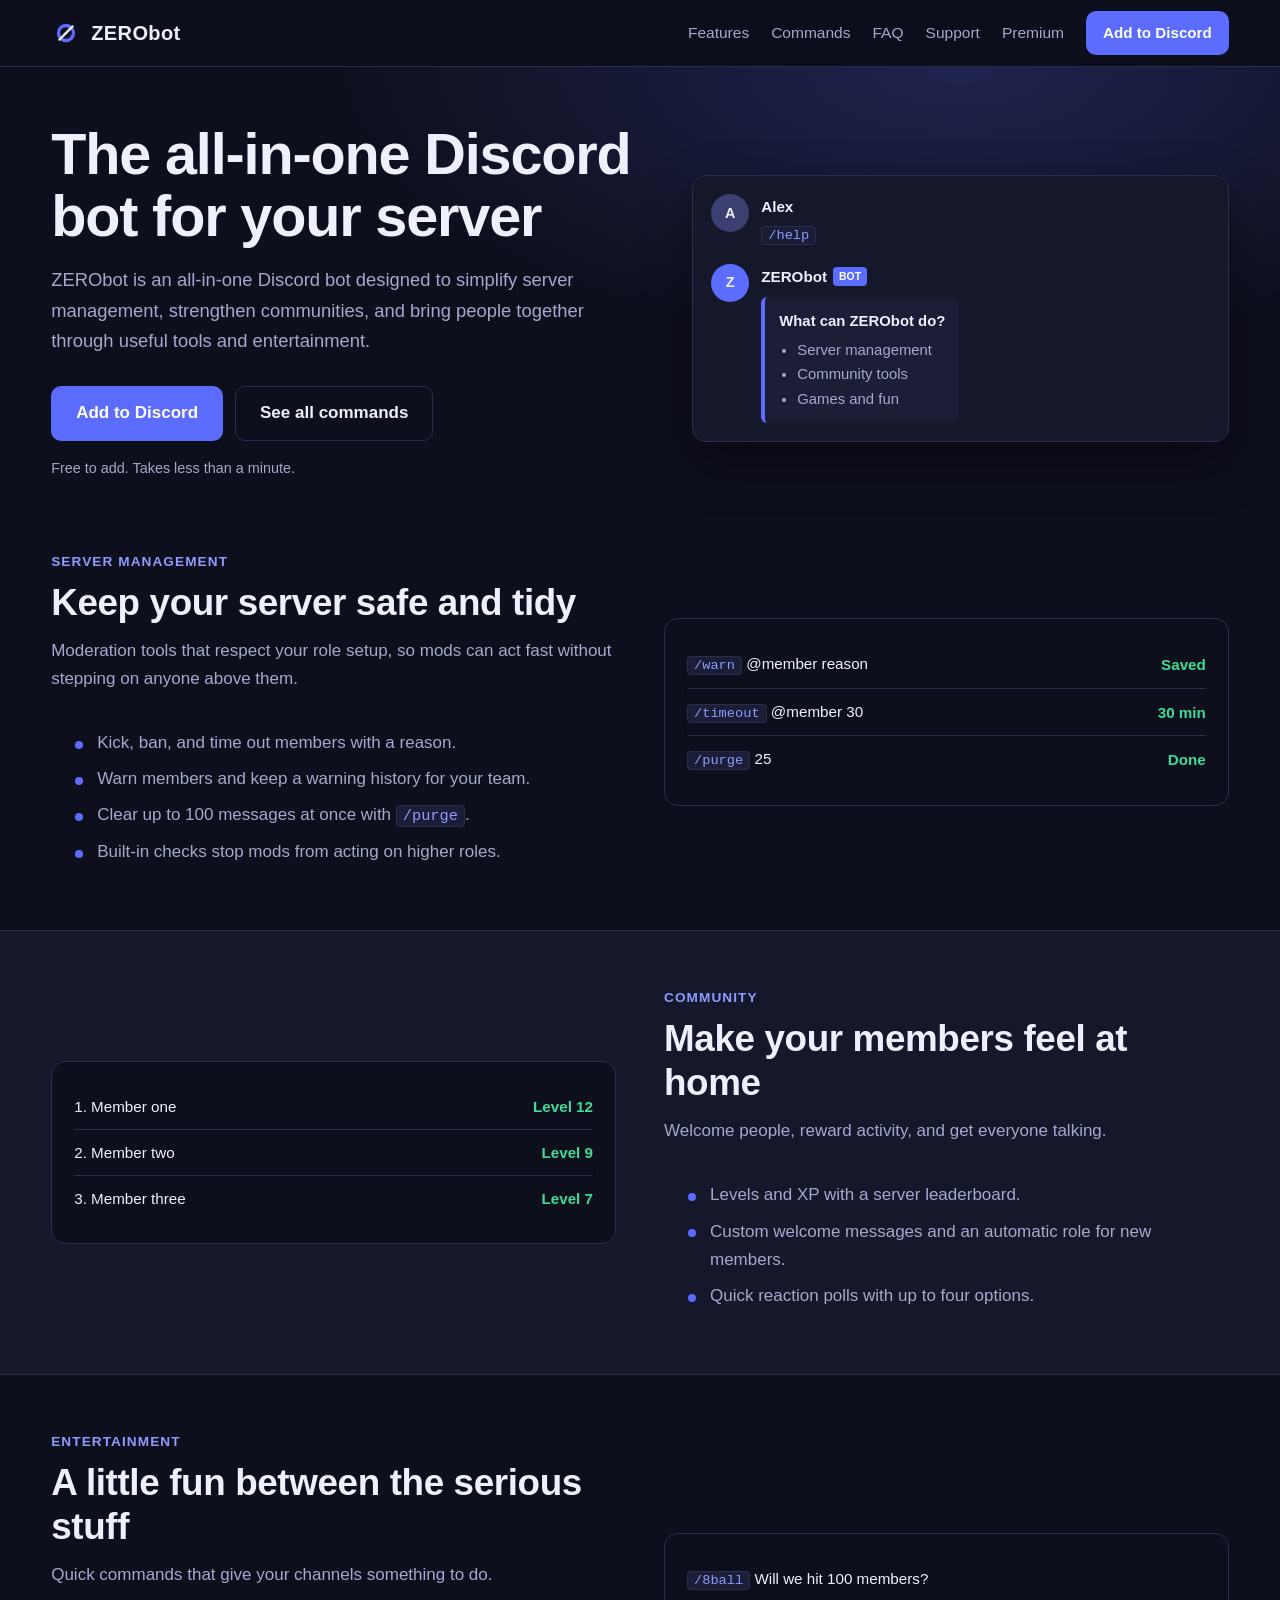
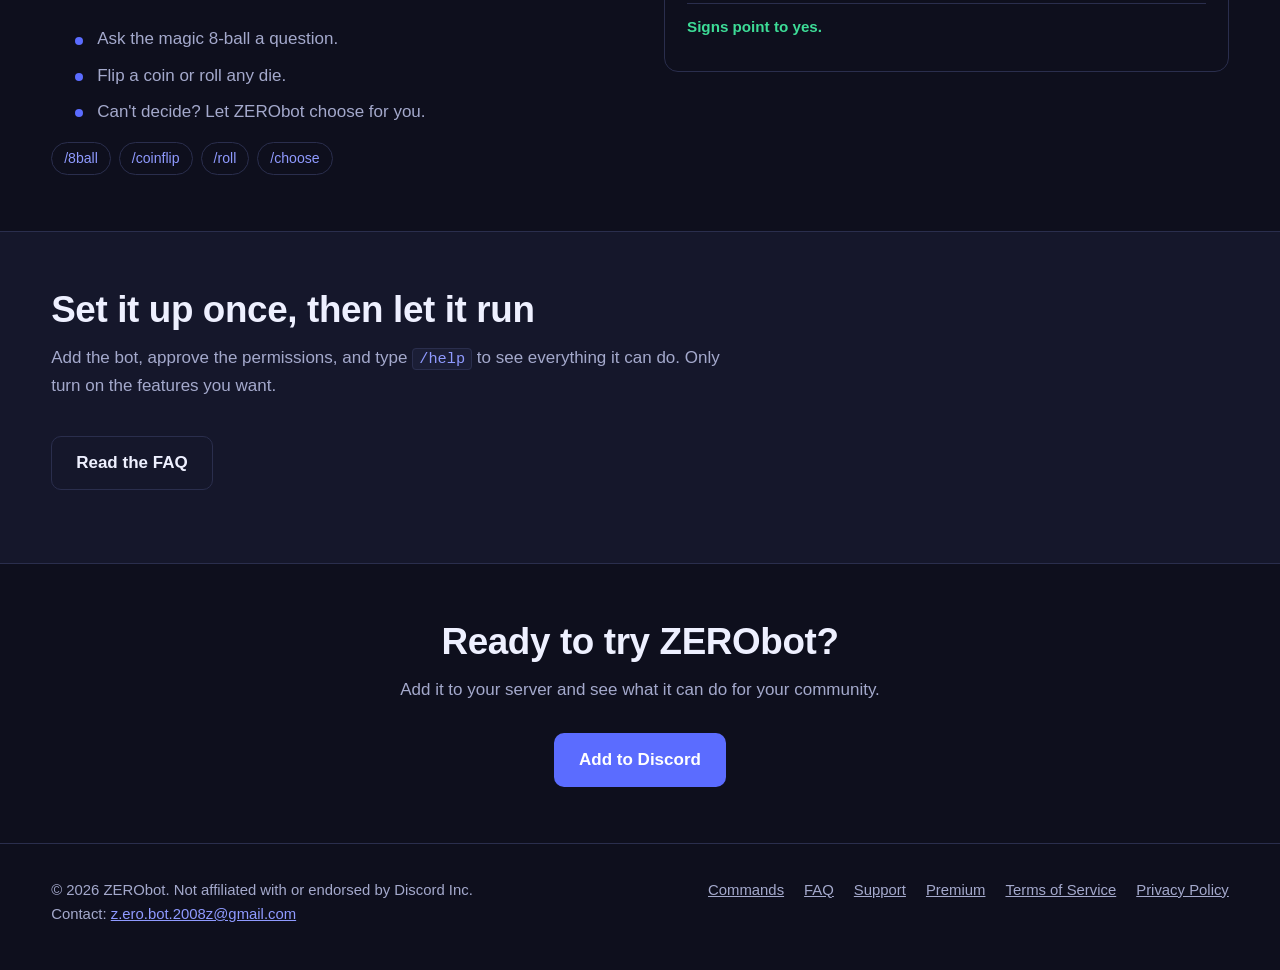
<file: index.html>
<!DOCTYPE html>
<html lang="en">
<head>
  <meta charset="utf-8">
  <meta name="viewport" content="width=device-width, initial-scale=1">
  <title>ZERObot – The all-in-one Discord bot</title>
  <meta name="description" content="ZERObot is an all-in-one Discord bot designed to simplify server management, strengthen communities, and bring people together through useful tools and entertainment.">
  <link rel="icon" type="image/svg+xml" href="favicon.svg">
  <link rel="icon" type="image/png" sizes="32x32" href="favicon-32.png">
  <link rel="apple-touch-icon" href="apple-touch-icon.png">
  <link rel="stylesheet" href="home.css">
</head>
<body>

  <div class="topbar">
    <div class="wrap">
      <a class="logo" href="index.html"><img class="logo-mark" src="favicon.svg" alt="" width="30" height="30">ZERObot</a>
      <nav>
        <a href="index.html#features">Features</a>
        <a href="commands.html">Commands</a>
        <a href="faq.html">FAQ</a>
        <a href="support.html">Support</a>
        <a href="premium.html">Premium</a>
        <a class="btn small" href="invite.html">Add to Discord</a>
      </nav>
    </div>
  </div>

  <main>
    <div class="hero">
      <div class="wrap">
        <div>
          <h1>The all-in-one Discord bot for your server</h1>
          <p class="lead">ZERObot is an all-in-one Discord bot designed to simplify server management, strengthen communities, and bring people together through useful tools and entertainment.</p>
          <div class="actions">
            <a class="btn" href="invite.html">Add to Discord</a>
            <a class="btn ghost" href="commands.html">See all commands</a>
          </div>
          <p class="note">Free to add. Takes less than a minute.</p>
        </div>

        <div class="chat" aria-label="Example of ZERObot in a Discord channel">
          <div class="msg">
            <div class="avatar">A</div>
            <div>
              <div class="who">Alex</div>
              <p class="said"><code>/help</code></p>
            </div>
          </div>
          <div class="msg">
            <div class="avatar bot">Z</div>
            <div>
              <div class="who">ZERObot<span class="tag">BOT</span></div>
              <div class="embed">
                <strong>What can ZERObot do?</strong>
                <ul>
                  <li>Server management</li>
                  <li>Community tools</li>
                  <li>Games and fun</li>
                </ul>
              </div>
            </div>
          </div>
        </div>
      </div>
    </div>

    <section id="features">
      <div class="wrap split">
        <div>
          <p class="eyebrow">Server management</p>
          <h2>Keep your server safe and tidy</h2>
          <p class="sub">Moderation tools that respect your role setup, so mods can act fast without stepping on anyone above them.</p>
          <ul class="feature-list">
            <li>Kick, ban, and time out members with a reason.</li>
            <li>Warn members and keep a warning history for your team.</li>
            <li>Clear up to 100 messages at once with <code>/purge</code>.</li>
            <li>Built-in checks stop mods from acting on higher roles.</li>
          </ul>
        </div>
        <div class="panel" aria-label="Example moderation commands">
          <div class="row"><span><code>/warn</code> @member reason</span><span class="on">Saved</span></div>
          <div class="row"><span><code>/timeout</code> @member 30</span><span class="on">30 min</span></div>
          <div class="row"><span><code>/purge</code> 25</span><span class="on">Done</span></div>
        </div>
      </div>
    </section>

    <section class="alt">
      <div class="wrap split reverse">
        <div>
          <p class="eyebrow">Community</p>
          <h2>Make your members feel at home</h2>
          <p class="sub">Welcome people, reward activity, and get everyone talking.</p>
          <ul class="feature-list">
            <li>Levels and XP with a server leaderboard.</li>
            <li>Custom welcome messages and an automatic role for new members.</li>
            <li>Quick reaction polls with up to four options.</li>
          </ul>
        </div>
        <div class="panel" aria-label="Example leaderboard">
          <div class="row"><span>1. Member one</span><span class="on">Level 12</span></div>
          <div class="row"><span>2. Member two</span><span class="on">Level 9</span></div>
          <div class="row"><span>3. Member three</span><span class="on">Level 7</span></div>
        </div>
      </div>
    </section>

    <section>
      <div class="wrap split">
        <div>
          <p class="eyebrow">Entertainment</p>
          <h2>A little fun between the serious stuff</h2>
          <p class="sub">Quick commands that give your channels something to do.</p>
          <ul class="feature-list">
            <li>Ask the magic 8-ball a question.</li>
            <li>Flip a coin or roll any die.</li>
            <li>Can't decide? Let ZERObot choose for you.</li>
          </ul>
          <div class="chips"><span class="chip">/8ball</span><span class="chip">/coinflip</span><span class="chip">/roll</span><span class="chip">/choose</span></div>
        </div>
        <div class="panel" aria-label="Example fun command">
          <div class="row"><span><code>/8ball</code> Will we hit 100 members?</span></div>
          <div class="row"><span class="on">Signs point to yes.</span></div>
        </div>
      </div>
    </section>

    <section class="alt">
      <div class="wrap">
        <h2>Set it up once, then let it run</h2>
        <p class="sub">Add the bot, approve the permissions, and type <code>/help</code> to see everything it can do. Only turn on the features you want.</p>
        <p><a class="btn ghost" href="faq.html">Read the FAQ</a></p>
      </div>
    </section>

    <section class="cta">
      <div class="wrap">
        <h2>Ready to try ZERObot?</h2>
        <p>Add it to your server and see what it can do for your community.</p>
        <a class="btn" href="invite.html">Add to Discord</a>
      </div>
    </section>
  </main>
  <footer>
    <div class="wrap">
      <div>
        &copy; 2026 ZERObot. Not affiliated with or endorsed by Discord Inc.<br>
        Contact: <a href="mailto:z.ero.bot.2008z@gmail.com">z.ero.bot.2008z@gmail.com</a>
      </div>
      <nav>
        <a href="commands.html">Commands</a>
        <a href="faq.html">FAQ</a>
        <a href="support.html">Support</a>
        <a href="premium.html">Premium</a>
        <a href="terms.html">Terms of Service</a>
        <a href="privacy.html">Privacy Policy</a>
      </nav>
    </div>
  </footer>

</body>
</html>
</file>
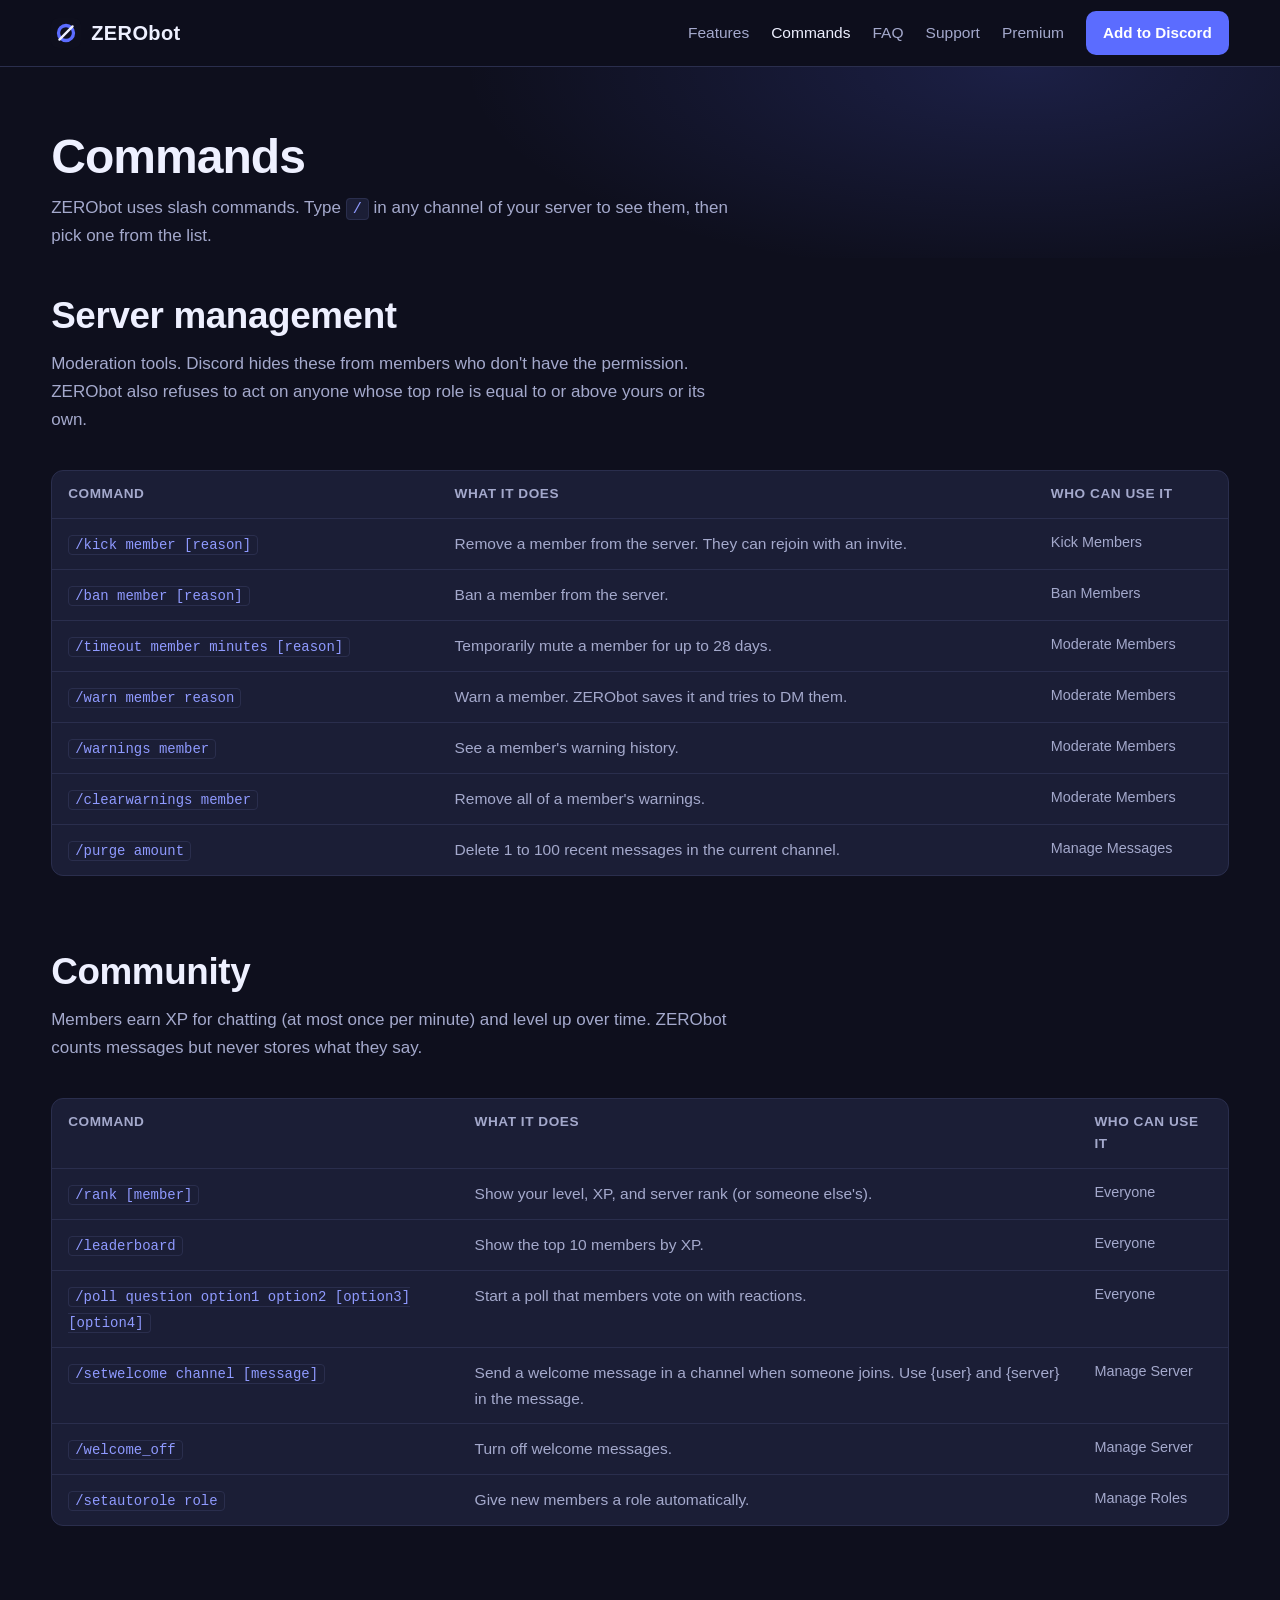
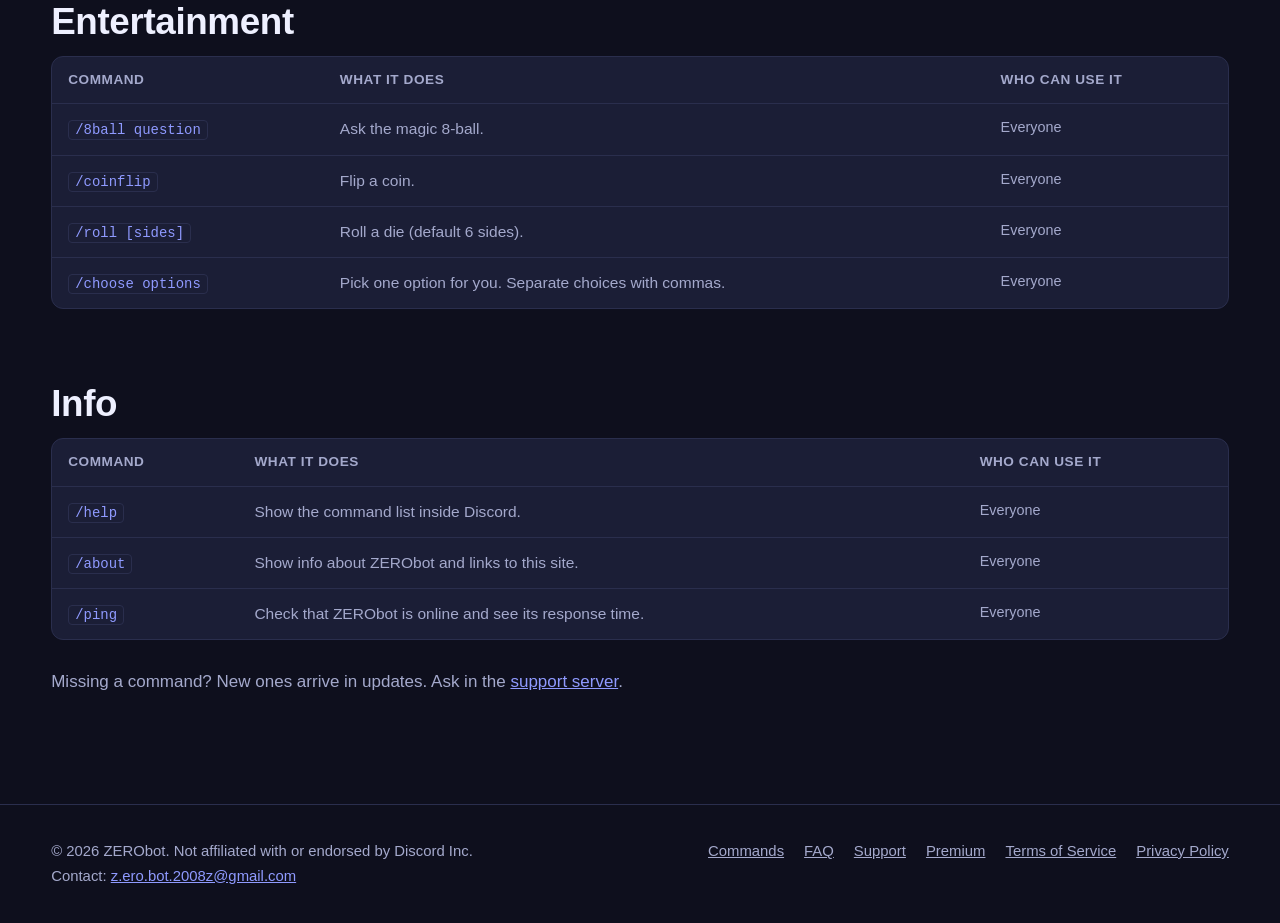
<file: commands.html>
<!DOCTYPE html>
<html lang="en">
<head>
  <meta charset="utf-8">
  <meta name="viewport" content="width=device-width, initial-scale=1">
  <title>Commands – ZERObot</title>
  <meta name="description" content="Every ZERObot slash command, grouped by category.">
  <link rel="icon" type="image/svg+xml" href="favicon.svg">
  <link rel="icon" type="image/png" sizes="32x32" href="favicon-32.png">
  <link rel="apple-touch-icon" href="apple-touch-icon.png">
  <link rel="stylesheet" href="home.css">
</head>
<body>

  <div class="topbar">
    <div class="wrap">
      <a class="logo" href="index.html"><img class="logo-mark" src="favicon.svg" alt="" width="30" height="30">ZERObot</a>
      <nav>
        <a href="index.html#features">Features</a>
        <a href="commands.html" aria-current="page">Commands</a>
        <a href="faq.html">FAQ</a>
        <a href="support.html">Support</a>
        <a href="premium.html">Premium</a>
        <a class="btn small" href="invite.html">Add to Discord</a>
      </nav>
    </div>
  </div>

  <main>
    <div class="page-head"><div class="wrap">
      <h1>Commands</h1>
      <p>ZERObot uses slash commands. Type <code>/</code> in any channel of your server to see them, then pick one from the list.</p>
    </div></div>
    <div class="page-body"><div class="wrap">
      <h2>Server management</h2>
      <p class="sub">Moderation tools. Discord hides these from members who don't have the permission. ZERObot also refuses to act on anyone whose top role is equal to or above yours or its own.</p>
<div class="table-wrap">
<table class="cmds">
<tr><th>Command</th><th>What it does</th><th>Who can use it</th></tr>
<tr><td><code>/kick member [reason]</code></td><td>Remove a member from the server. They can rejoin with an invite.</td><td>Kick Members</td></tr>
<tr><td><code>/ban member [reason]</code></td><td>Ban a member from the server.</td><td>Ban Members</td></tr>
<tr><td><code>/timeout member minutes [reason]</code></td><td>Temporarily mute a member for up to 28 days.</td><td>Moderate Members</td></tr>
<tr><td><code>/warn member reason</code></td><td>Warn a member. ZERObot saves it and tries to DM them.</td><td>Moderate Members</td></tr>
<tr><td><code>/warnings member</code></td><td>See a member's warning history.</td><td>Moderate Members</td></tr>
<tr><td><code>/clearwarnings member</code></td><td>Remove all of a member's warnings.</td><td>Moderate Members</td></tr>
<tr><td><code>/purge amount</code></td><td>Delete 1 to 100 recent messages in the current channel.</td><td>Manage Messages</td></tr>
</table>
</div>

      <h2>Community</h2>
      <p class="sub">Members earn XP for chatting (at most once per minute) and level up over time. ZERObot counts messages but never stores what they say.</p>
<div class="table-wrap">
<table class="cmds">
<tr><th>Command</th><th>What it does</th><th>Who can use it</th></tr>
<tr><td><code>/rank [member]</code></td><td>Show your level, XP, and server rank (or someone else's).</td><td>Everyone</td></tr>
<tr><td><code>/leaderboard</code></td><td>Show the top 10 members by XP.</td><td>Everyone</td></tr>
<tr><td><code>/poll question option1 option2 [option3] [option4]</code></td><td>Start a poll that members vote on with reactions.</td><td>Everyone</td></tr>
<tr><td><code>/setwelcome channel [message]</code></td><td>Send a welcome message in a channel when someone joins. Use {user} and {server} in the message.</td><td>Manage Server</td></tr>
<tr><td><code>/welcome_off</code></td><td>Turn off welcome messages.</td><td>Manage Server</td></tr>
<tr><td><code>/setautorole role</code></td><td>Give new members a role automatically.</td><td>Manage Roles</td></tr>
</table>
</div>

      <h2>Entertainment</h2>
<div class="table-wrap">
<table class="cmds">
<tr><th>Command</th><th>What it does</th><th>Who can use it</th></tr>
<tr><td><code>/8ball question</code></td><td>Ask the magic 8-ball.</td><td>Everyone</td></tr>
<tr><td><code>/coinflip</code></td><td>Flip a coin.</td><td>Everyone</td></tr>
<tr><td><code>/roll [sides]</code></td><td>Roll a die (default 6 sides).</td><td>Everyone</td></tr>
<tr><td><code>/choose options</code></td><td>Pick one option for you. Separate choices with commas.</td><td>Everyone</td></tr>
</table>
</div>

      <h2>Info</h2>
<div class="table-wrap">
<table class="cmds">
<tr><th>Command</th><th>What it does</th><th>Who can use it</th></tr>
<tr><td><code>/help</code></td><td>Show the command list inside Discord.</td><td>Everyone</td></tr>
<tr><td><code>/about</code></td><td>Show info about ZERObot and links to this site.</td><td>Everyone</td></tr>
<tr><td><code>/ping</code></td><td>Check that ZERObot is online and see its response time.</td><td>Everyone</td></tr>
</table>
</div>

      <p class="sub" style="margin-top: 28px;">Missing a command? New ones arrive in updates. Ask in the <a href="https://discord.gg/n957uU3GEW">support server</a>.</p>
    </div></div>
  </main>
  <footer>
    <div class="wrap">
      <div>
        &copy; 2026 ZERObot. Not affiliated with or endorsed by Discord Inc.<br>
        Contact: <a href="mailto:z.ero.bot.2008z@gmail.com">z.ero.bot.2008z@gmail.com</a>
      </div>
      <nav>
        <a href="commands.html">Commands</a>
        <a href="faq.html">FAQ</a>
        <a href="support.html">Support</a>
        <a href="premium.html">Premium</a>
        <a href="terms.html">Terms of Service</a>
        <a href="privacy.html">Privacy Policy</a>
      </nav>
    </div>
  </footer>

</body>
</html>
</file>
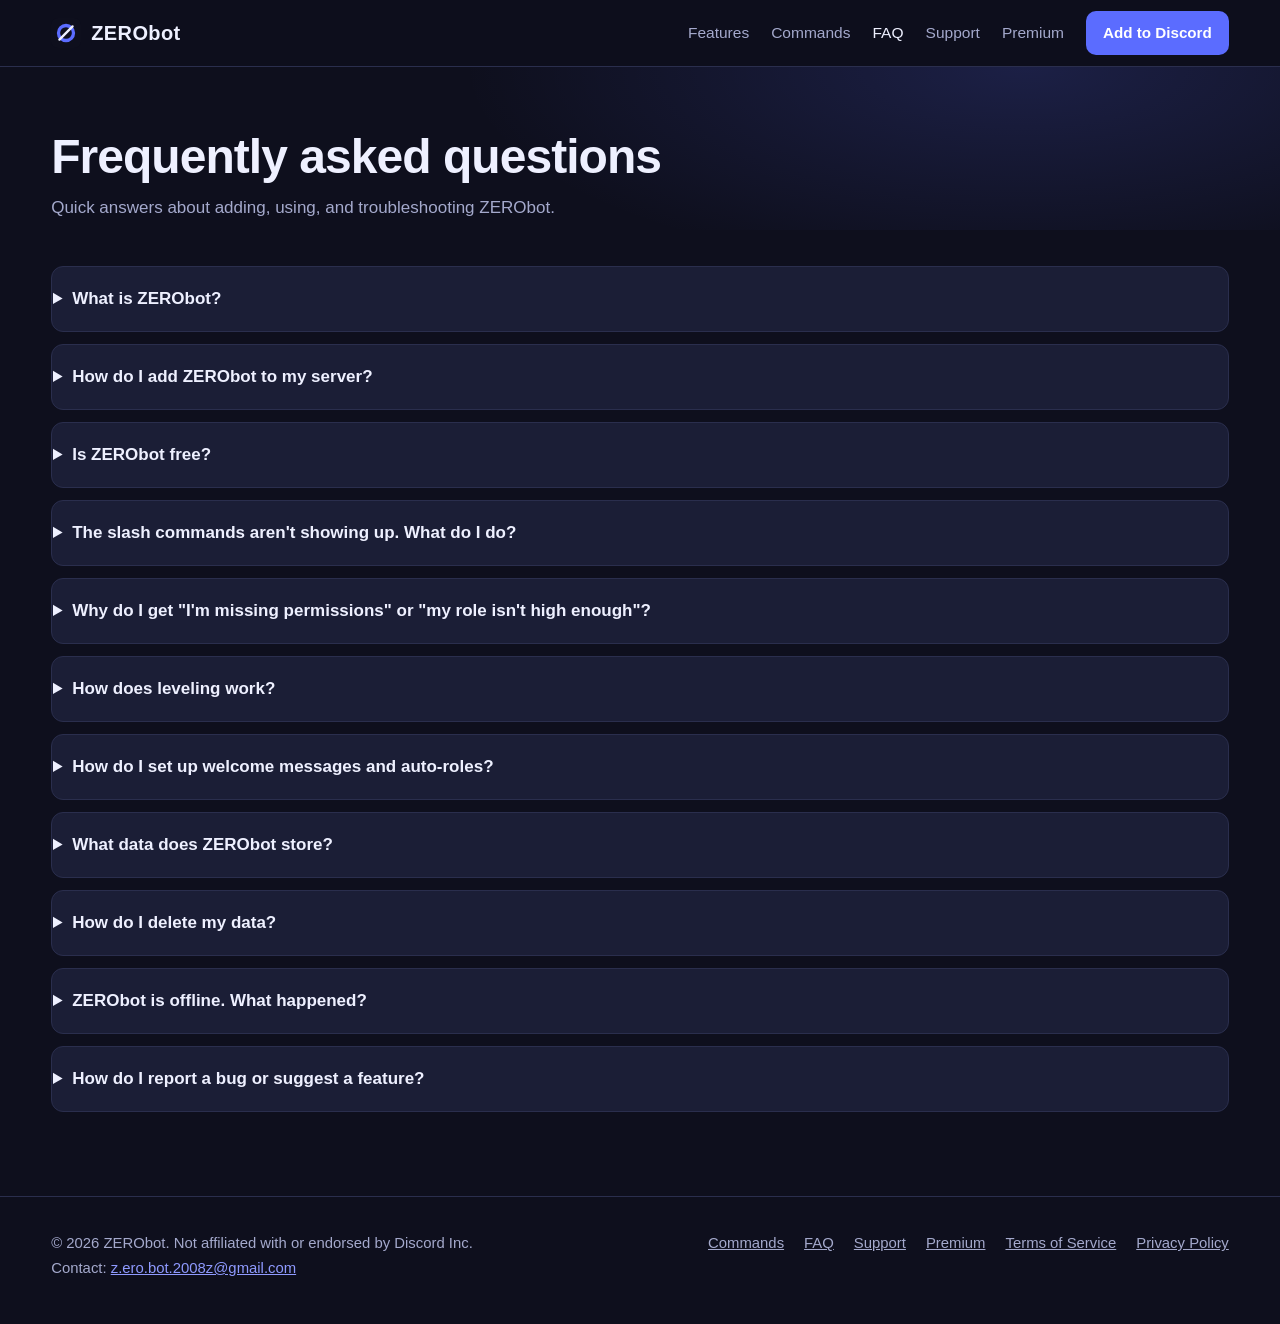
<file: faq.html>
<!DOCTYPE html>
<html lang="en">
<head>
  <meta charset="utf-8">
  <meta name="viewport" content="width=device-width, initial-scale=1">
  <title>FAQ – ZERObot</title>
  <meta name="description" content="Answers to common questions about ZERObot.">
  <link rel="icon" type="image/svg+xml" href="favicon.svg">
  <link rel="icon" type="image/png" sizes="32x32" href="favicon-32.png">
  <link rel="apple-touch-icon" href="apple-touch-icon.png">
  <link rel="stylesheet" href="home.css">
</head>
<body>

  <div class="topbar">
    <div class="wrap">
      <a class="logo" href="index.html"><img class="logo-mark" src="favicon.svg" alt="" width="30" height="30">ZERObot</a>
      <nav>
        <a href="index.html#features">Features</a>
        <a href="commands.html">Commands</a>
        <a href="faq.html" aria-current="page">FAQ</a>
        <a href="support.html">Support</a>
        <a href="premium.html">Premium</a>
        <a class="btn small" href="invite.html">Add to Discord</a>
      </nav>
    </div>
  </div>

  <main>
    <div class="page-head"><div class="wrap">
      <h1>Frequently asked questions</h1>
      <p>Quick answers about adding, using, and troubleshooting ZERObot.</p>
    </div></div>
    <div class="page-body"><div class="wrap">
      <details class="faq"><summary>What is ZERObot?</summary><p>ZERObot is an all-in-one Discord bot for server management, community building, and entertainment.</p></details>
      <details class="faq"><summary>How do I add ZERObot to my server?</summary><p>Click <a href="invite.html">Add to Discord</a>, choose your server, and approve the permissions. You need the Manage Server permission on that server.</p></details>
      <details class="faq"><summary>Is ZERObot free?</summary><p>Yes. ZERObot is free to add and use.</p></details>
      <details class="faq"><summary>The slash commands aren't showing up. What do I do?</summary><ul><li>Type <code>/</code> and wait a few seconds for the list to load.</li><li>Make sure ZERObot is in your server's member list and shows as online.</li><li>Check that the bot can see the channel and that Discord's "Use Application Commands" permission is allowed for you there.</li><li>If it still doesn't work, remove the bot and add it again using the Add to Discord button, then ask in the support server.</li></ul></details>
      <details class="faq"><summary>Why do I get "I'm missing permissions" or "my role isn't high enough"?</summary><p>Discord only lets a bot act on members and roles below its own highest role. Open <strong>Server Settings &rarr; Roles</strong> and drag the ZERObot role above the roles it should manage. Also check that the role has the permission that command needs (see the <a href="commands.html">Commands</a> page).</p></details>
      <details class="faq"><summary>How does leveling work?</summary><p>Members earn a small amount of XP when they send a message, at most once per minute. Spamming doesn't help. Use <code>/rank</code> to see your level and <code>/leaderboard</code> to see the top members.</p></details>
      <details class="faq"><summary>How do I set up welcome messages and auto-roles?</summary><p>Use <code>/setwelcome</code> to choose a channel and message (put <code>{user}</code> and <code>{server}</code> in it), and <code>/setautorole</code> to pick a role new members receive. Turn welcome messages off any time with <code>/welcome_off</code>.</p></details>
      <details class="faq"><summary>What data does ZERObot store?</summary><p>Discord user IDs, server IDs, XP, warnings, and your server settings. ZERObot does not store the text of messages. Details are in the <a href="privacy.html">Privacy Policy</a>.</p></details>
      <details class="faq"><summary>How do I delete my data?</summary><p>Email <a href="mailto:z.ero.bot.2008z@gmail.com">z.ero.bot.2008z@gmail.com</a> with your Discord user ID (and server ID if it's about a server). Server admins can also remove the bot, which deletes that server's data.</p></details>
      <details class="faq"><summary>ZERObot is offline. What happened?</summary><p>It may be restarting or being updated. Give it a few minutes, then check the <a href="https://discord.gg/n957uU3GEW">support server</a> for announcements.</p></details>
      <details class="faq"><summary>How do I report a bug or suggest a feature?</summary><p>Join the <a href="https://discord.gg/n957uU3GEW">support server</a> or use the <a href="support.html">Support page</a>.</p></details>
    </div></div>
  </main>
  <footer>
    <div class="wrap">
      <div>
        &copy; 2026 ZERObot. Not affiliated with or endorsed by Discord Inc.<br>
        Contact: <a href="mailto:z.ero.bot.2008z@gmail.com">z.ero.bot.2008z@gmail.com</a>
      </div>
      <nav>
        <a href="commands.html">Commands</a>
        <a href="faq.html">FAQ</a>
        <a href="support.html">Support</a>
        <a href="premium.html">Premium</a>
        <a href="terms.html">Terms of Service</a>
        <a href="privacy.html">Privacy Policy</a>
      </nav>
    </div>
  </footer>

</body>
</html>
</file>
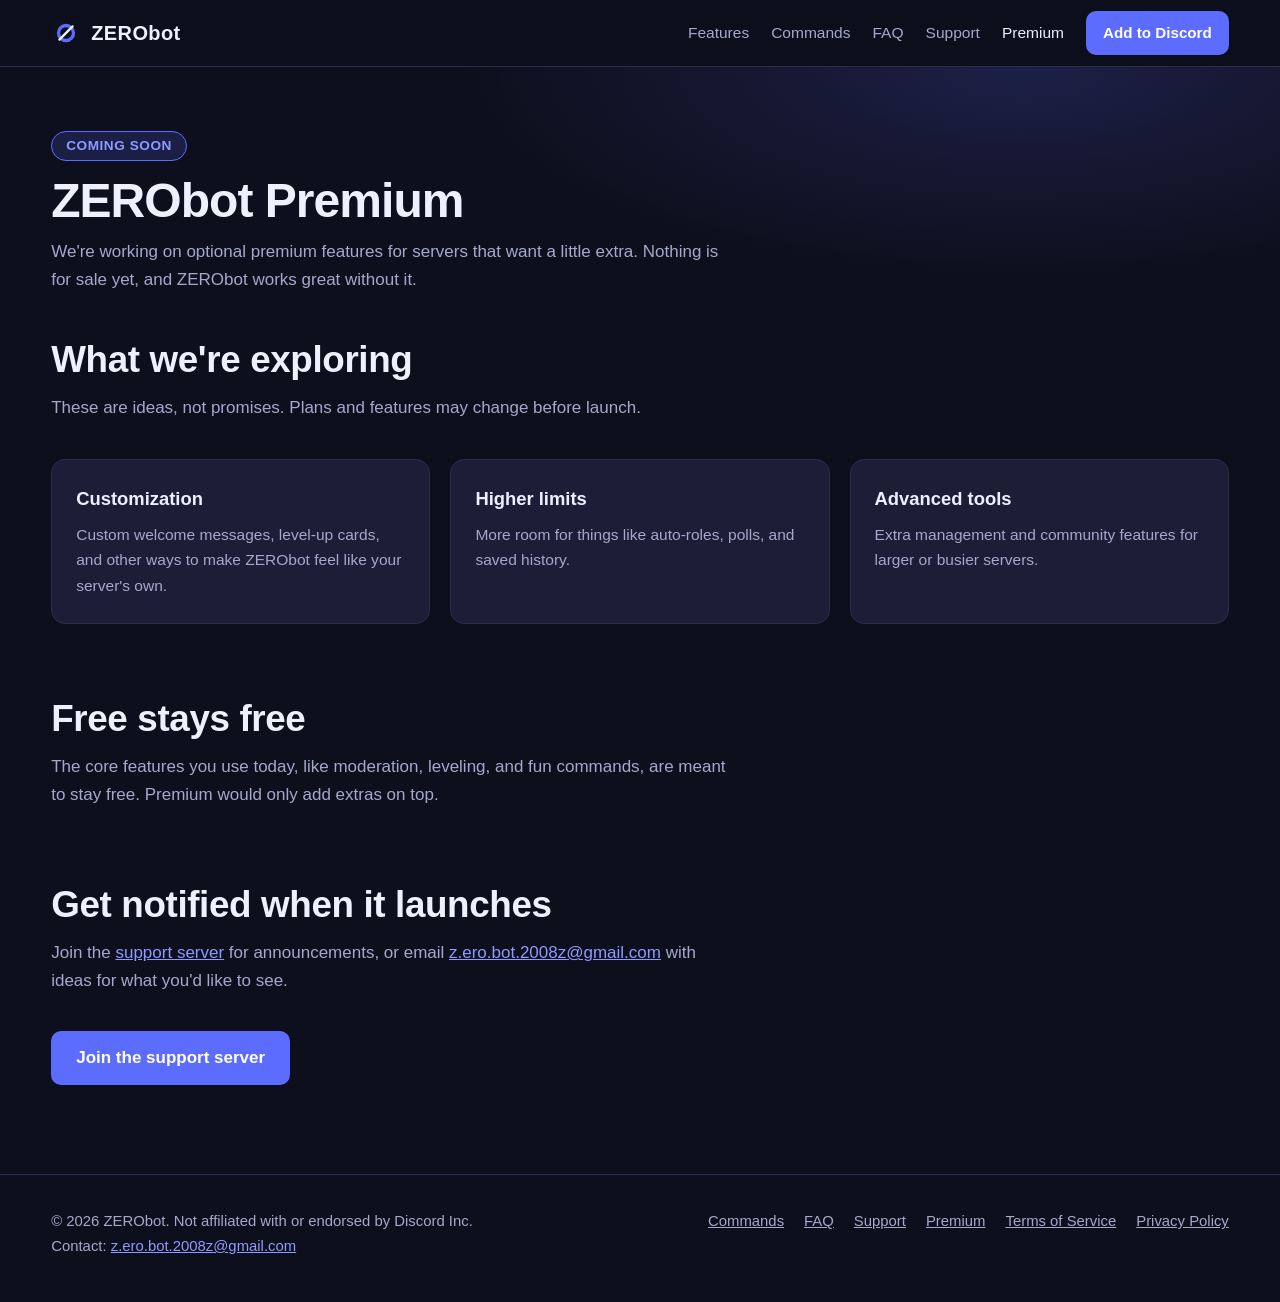
<file: premium.html>
<!DOCTYPE html>
<html lang="en">
<head>
  <meta charset="utf-8">
  <meta name="viewport" content="width=device-width, initial-scale=1">
  <title>Premium – ZERObot</title>
  <meta name="description" content="ZERObot Premium is coming soon.">
  <link rel="icon" type="image/svg+xml" href="favicon.svg">
  <link rel="icon" type="image/png" sizes="32x32" href="favicon-32.png">
  <link rel="apple-touch-icon" href="apple-touch-icon.png">
  <link rel="stylesheet" href="home.css">
</head>
<body>

  <div class="topbar">
    <div class="wrap">
      <a class="logo" href="index.html"><img class="logo-mark" src="favicon.svg" alt="" width="30" height="30">ZERObot</a>
      <nav>
        <a href="index.html#features">Features</a>
        <a href="commands.html">Commands</a>
        <a href="faq.html">FAQ</a>
        <a href="support.html">Support</a>
        <a href="premium.html" aria-current="page">Premium</a>
        <a class="btn small" href="invite.html">Add to Discord</a>
      </nav>
    </div>
  </div>

  <main>
    <div class="page-head"><div class="wrap">
      <span class="badge">COMING SOON</span>
      <h1>ZERObot Premium</h1>
      <p>We're working on optional premium features for servers that want a little extra. Nothing is for sale yet, and ZERObot works great without it.</p>
    </div></div>
    <div class="page-body"><div class="wrap">
      <h2>What we're exploring</h2>
      <p class="sub">These are ideas, not promises. Plans and features may change before launch.</p>
      <div class="grid">
        <div class="card">
          <h3>Customization</h3>
          <p>Custom welcome messages, level-up cards, and other ways to make ZERObot feel like your server's own.</p>
        </div>
        <div class="card">
          <h3>Higher limits</h3>
          <p>More room for things like auto-roles, polls, and saved history.</p>
        </div>
        <div class="card">
          <h3>Advanced tools</h3>
          <p>Extra management and community features for larger or busier servers.</p>
        </div>
      </div>

      <h2>Free stays free</h2>
      <p class="sub">The core features you use today, like moderation, leveling, and fun commands, are meant to stay free. Premium would only add extras on top.</p>

      <h2>Get notified when it launches</h2>
      <p class="sub">Join the <a href="https://discord.gg/n957uU3GEW">support server</a> for announcements, or email <a href="mailto:z.ero.bot.2008z@gmail.com">z.ero.bot.2008z@gmail.com</a> with ideas for what you'd like to see.</p>
      <p><a class="btn" href="https://discord.gg/n957uU3GEW">Join the support server</a></p>
    </div></div>
  </main>
  <footer>
    <div class="wrap">
      <div>
        &copy; 2026 ZERObot. Not affiliated with or endorsed by Discord Inc.<br>
        Contact: <a href="mailto:z.ero.bot.2008z@gmail.com">z.ero.bot.2008z@gmail.com</a>
      </div>
      <nav>
        <a href="commands.html">Commands</a>
        <a href="faq.html">FAQ</a>
        <a href="support.html">Support</a>
        <a href="premium.html">Premium</a>
        <a href="terms.html">Terms of Service</a>
        <a href="privacy.html">Privacy Policy</a>
      </nav>
    </div>
  </footer>

</body>
</html>
</file>
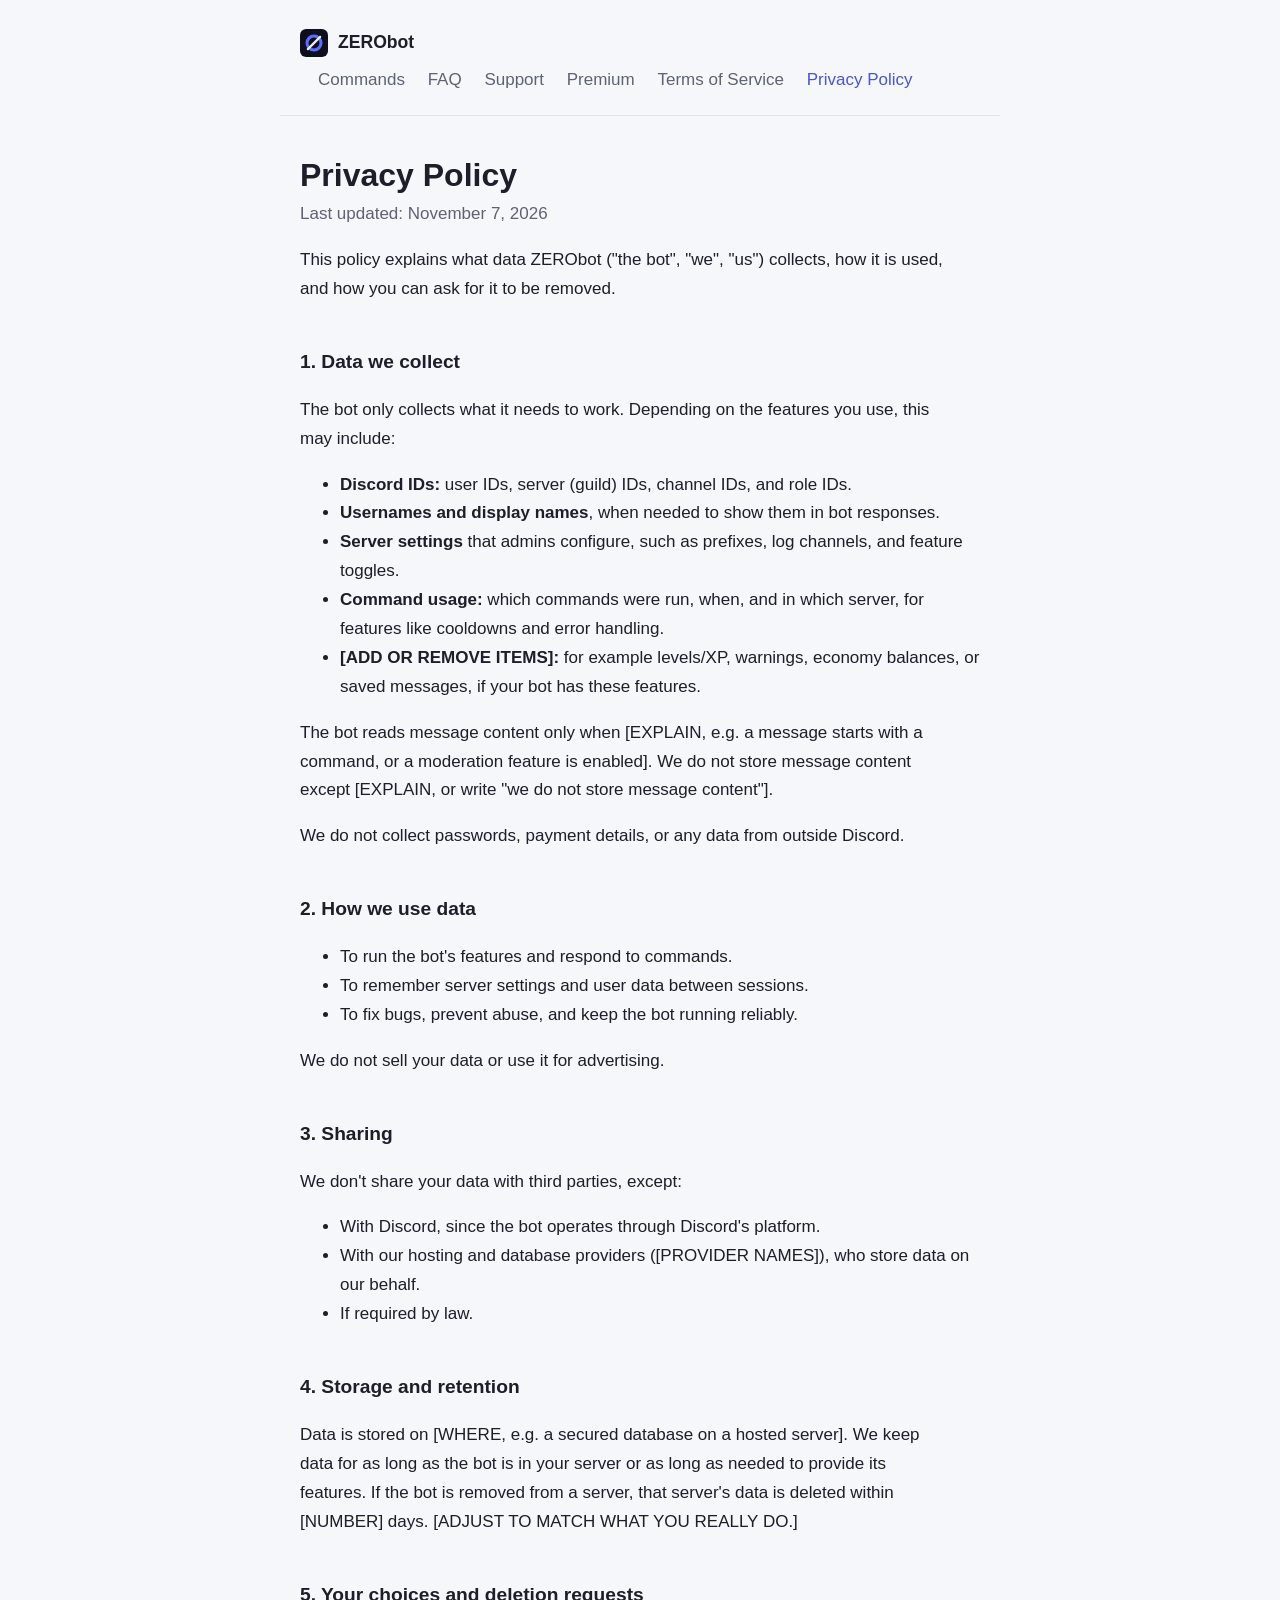
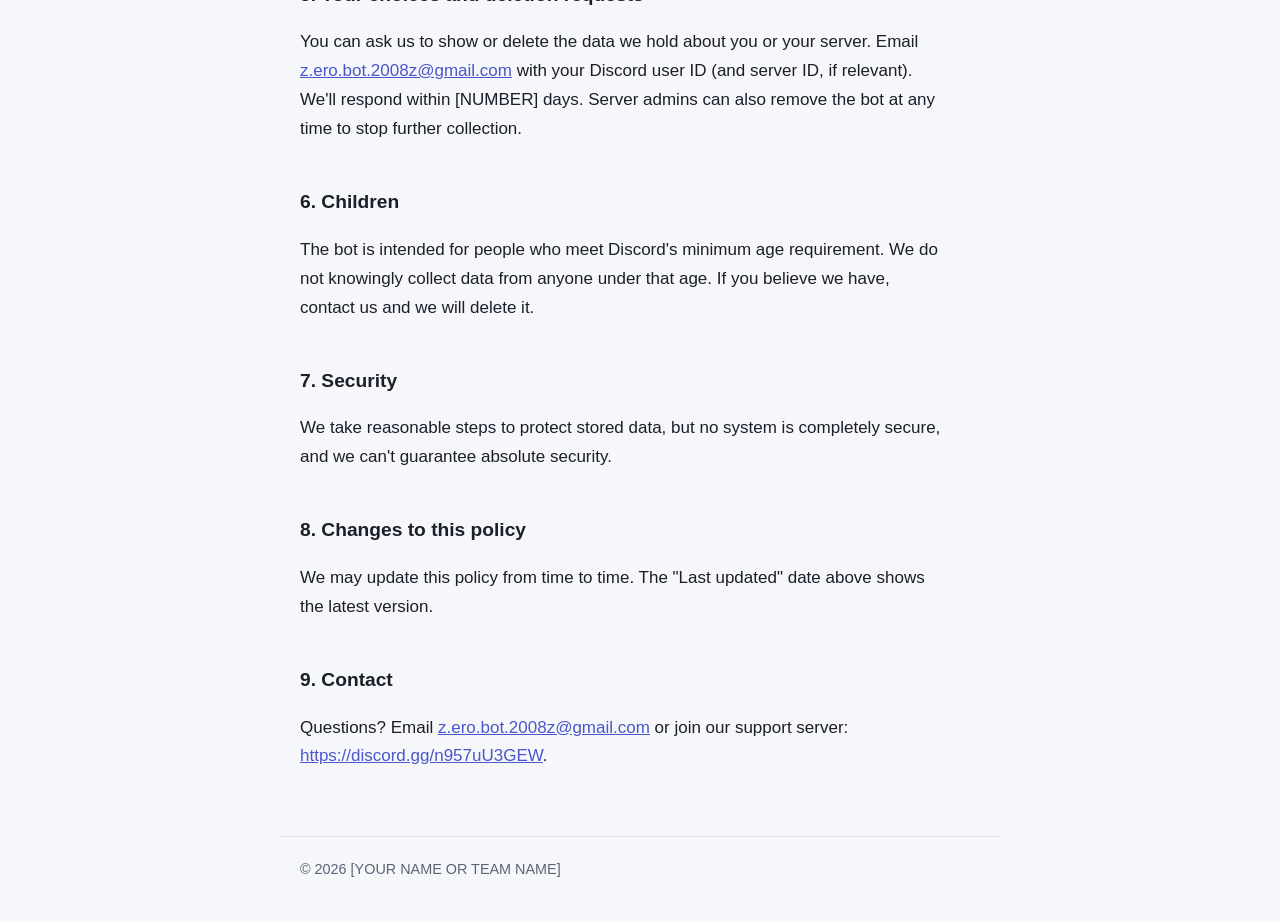
<file: privacy.html>
<!DOCTYPE html>
<html lang="en">
<head>
  <meta charset="utf-8">
  <meta name="viewport" content="width=device-width, initial-scale=1">
  <title>Privacy Policy – ZERObot</title>
  <link rel="icon" type="image/svg+xml" href="favicon.svg">
  <link rel="icon" type="image/png" sizes="32x32" href="favicon-32.png">
  <link rel="apple-touch-icon" href="apple-touch-icon.png">
  <link rel="stylesheet" href="style.css">
</head>
<body>
  <header>
    <a class="brand" href="index.html"><img src="favicon.svg" alt="" width="28" height="28">ZERObot</a>
    <nav>
      <a href="commands.html">Commands</a>
      <a href="faq.html">FAQ</a>
      <a href="support.html">Support</a>
      <a href="premium.html">Premium</a>
      <a href="terms.html">Terms of Service</a>
      <a href="privacy.html" aria-current="page">Privacy Policy</a>
    </nav>
  </header>

  <main>
    <h1>Privacy Policy</h1>
    <p class="updated">Last updated: November 7, 2026</p>

    <p>This policy explains what data ZERObot ("the bot", "we", "us") collects, how it is used, and how you can ask for it to be removed.</p>

    <h2>1. Data we collect</h2>
    <p>The bot only collects what it needs to work. Depending on the features you use, this may include:</p>
    <ul>
      <li><strong>Discord IDs:</strong> user IDs, server (guild) IDs, channel IDs, and role IDs.</li>
      <li><strong>Usernames and display names</strong>, when needed to show them in bot responses.</li>
      <li><strong>Server settings</strong> that admins configure, such as prefixes, log channels, and feature toggles.</li>
      <li><strong>Command usage:</strong> which commands were run, when, and in which server, for features like cooldowns and error handling.</li>
      <li><strong>[ADD OR REMOVE ITEMS]:</strong> for example levels/XP, warnings, economy balances, or saved messages, if your bot has these features.</li>
    </ul>
    <p>The bot reads message content only when [EXPLAIN, e.g. a message starts with a command, or a moderation feature is enabled]. We do not store message content except [EXPLAIN, or write "we do not store message content"].</p>
    <p>We do not collect passwords, payment details, or any data from outside Discord.</p>

    <h2>2. How we use data</h2>
    <ul>
      <li>To run the bot's features and respond to commands.</li>
      <li>To remember server settings and user data between sessions.</li>
      <li>To fix bugs, prevent abuse, and keep the bot running reliably.</li>
    </ul>
    <p>We do not sell your data or use it for advertising.</p>

    <h2>3. Sharing</h2>
    <p>We don't share your data with third parties, except:</p>
    <ul>
      <li>With Discord, since the bot operates through Discord's platform.</li>
      <li>With our hosting and database providers ([PROVIDER NAMES]), who store data on our behalf.</li>
      <li>If required by law.</li>
    </ul>

    <h2>4. Storage and retention</h2>
    <p>Data is stored on [WHERE, e.g. a secured database on a hosted server]. We keep data for as long as the bot is in your server or as long as needed to provide its features. If the bot is removed from a server, that server's data is deleted within [NUMBER] days. [ADJUST TO MATCH WHAT YOU REALLY DO.]</p>

    <h2>5. Your choices and deletion requests</h2>
    <p>You can ask us to show or delete the data we hold about you or your server. Email <a href="mailto:z.ero.bot.2008z@gmail.com">z.ero.bot.2008z@gmail.com</a> with your Discord user ID (and server ID, if relevant). We'll respond within [NUMBER] days. Server admins can also remove the bot at any time to stop further collection.</p>

    <h2>6. Children</h2>
    <p>The bot is intended for people who meet Discord's minimum age requirement. We do not knowingly collect data from anyone under that age. If you believe we have, contact us and we will delete it.</p>

    <h2>7. Security</h2>
    <p>We take reasonable steps to protect stored data, but no system is completely secure, and we can't guarantee absolute security.</p>

    <h2>8. Changes to this policy</h2>
    <p>We may update this policy from time to time. The "Last updated" date above shows the latest version.</p>

    <h2>9. Contact</h2>
    <p>Questions? Email <a href="mailto:z.ero.bot.2008z@gmail.com">z.ero.bot.2008z@gmail.com</a> or join our support server: <a href="https://discord.gg/n957uU3GEW">https://discord.gg/n957uU3GEW</a>.</p>
  </main>

  <footer>
    &copy; 2026 [YOUR NAME OR TEAM NAME]
  </footer>
</body>
</html>
</file>
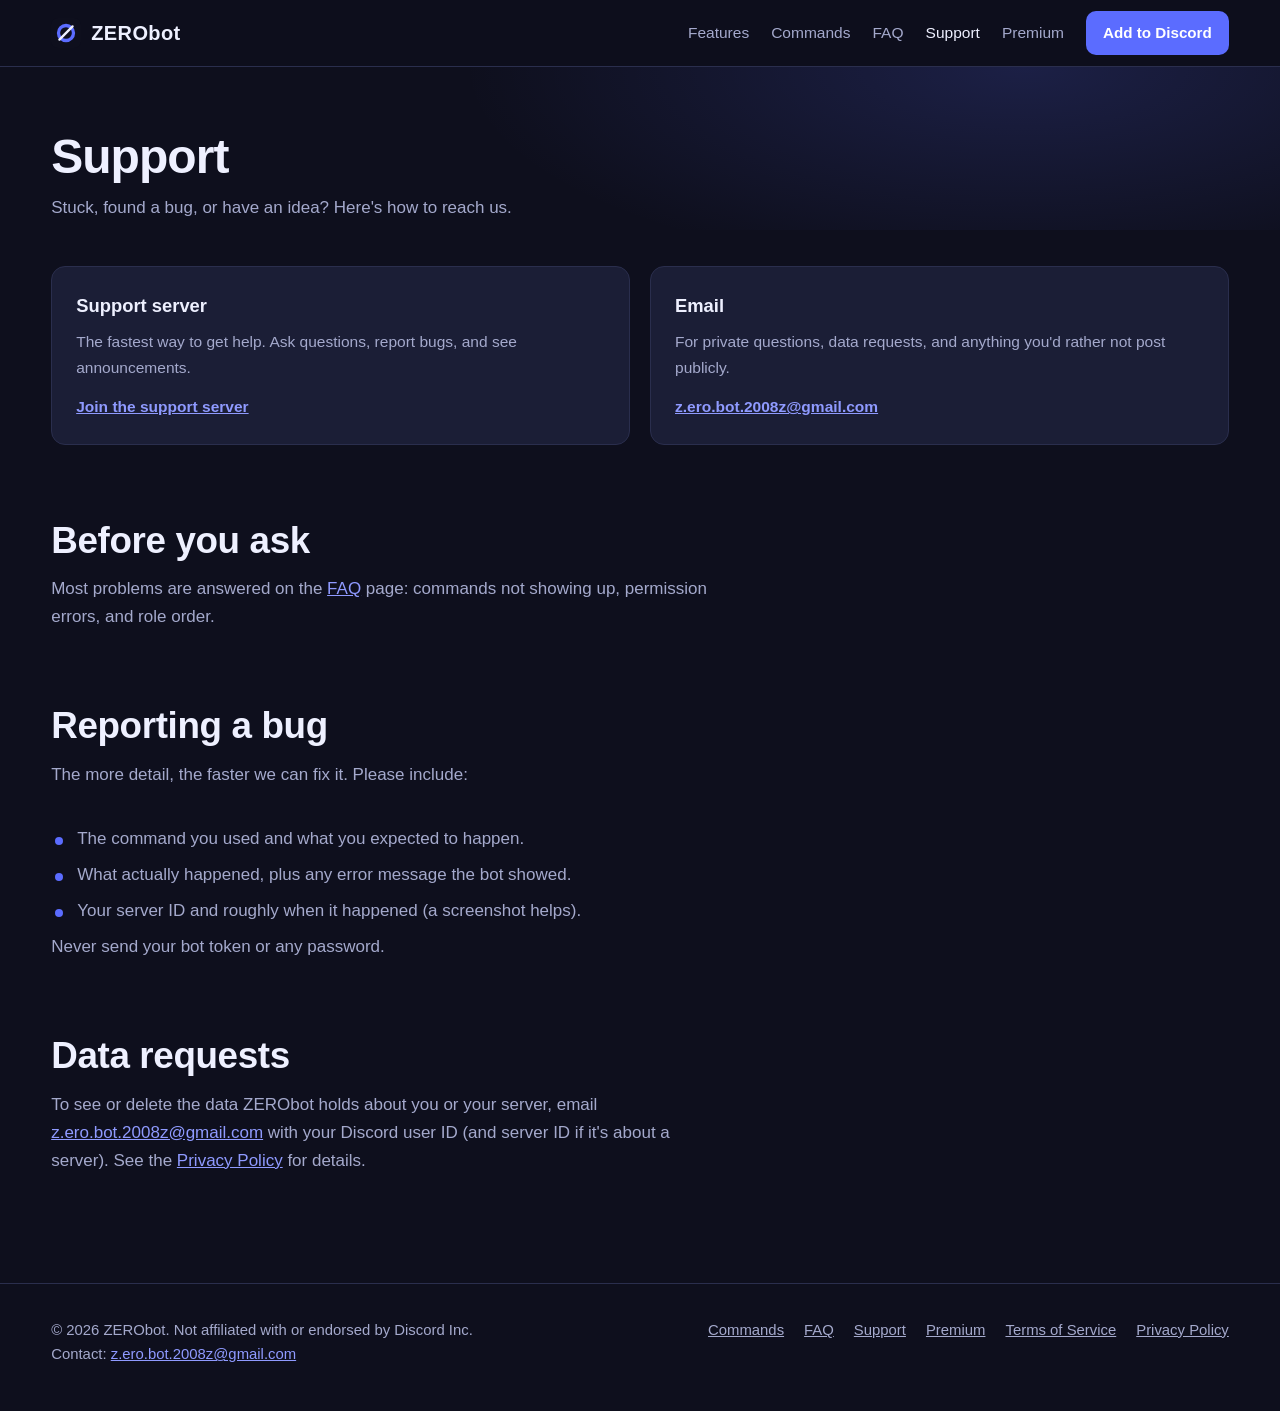
<file: support.html>
<!DOCTYPE html>
<html lang="en">
<head>
  <meta charset="utf-8">
  <meta name="viewport" content="width=device-width, initial-scale=1">
  <title>Support – ZERObot</title>
  <meta name="description" content="Get help with ZERObot, report a bug, or make a data request.">
  <link rel="icon" type="image/svg+xml" href="favicon.svg">
  <link rel="icon" type="image/png" sizes="32x32" href="favicon-32.png">
  <link rel="apple-touch-icon" href="apple-touch-icon.png">
  <link rel="stylesheet" href="home.css">
</head>
<body>

  <div class="topbar">
    <div class="wrap">
      <a class="logo" href="index.html"><img class="logo-mark" src="favicon.svg" alt="" width="30" height="30">ZERObot</a>
      <nav>
        <a href="index.html#features">Features</a>
        <a href="commands.html">Commands</a>
        <a href="faq.html">FAQ</a>
        <a href="support.html" aria-current="page">Support</a>
        <a href="premium.html">Premium</a>
        <a class="btn small" href="invite.html">Add to Discord</a>
      </nav>
    </div>
  </div>

  <main>
    <div class="page-head"><div class="wrap">
      <h1>Support</h1>
      <p>Stuck, found a bug, or have an idea? Here's how to reach us.</p>
    </div></div>
    <div class="page-body"><div class="wrap">
      <div class="contact-grid">
        <div class="card">
          <h3>Support server</h3>
          <p>The fastest way to get help. Ask questions, report bugs, and see announcements.</p>
          <p style="margin-top: 14px;"><a href="https://discord.gg/n957uU3GEW">Join the support server</a></p>
        </div>
        <div class="card">
          <h3>Email</h3>
          <p>For private questions, data requests, and anything you'd rather not post publicly.</p>
          <p style="margin-top: 14px;"><a href="mailto:z.ero.bot.2008z@gmail.com">z.ero.bot.2008z@gmail.com</a></p>
        </div>
      </div>

      <h2>Before you ask</h2>
      <p class="sub">Most problems are answered on the <a href="faq.html">FAQ</a> page: commands not showing up, permission errors, and role order.</p>

      <h2>Reporting a bug</h2>
      <p class="sub">The more detail, the faster we can fix it. Please include:</p>
      <ul class="feature-list">
        <li>The command you used and what you expected to happen.</li>
        <li>What actually happened, plus any error message the bot showed.</li>
        <li>Your server ID and roughly when it happened (a screenshot helps).</li>
      </ul>
      <p class="sub">Never send your bot token or any password.</p>

      <h2>Data requests</h2>
      <p class="sub">To see or delete the data ZERObot holds about you or your server, email <a href="mailto:z.ero.bot.2008z@gmail.com">z.ero.bot.2008z@gmail.com</a> with your Discord user ID (and server ID if it's about a server). See the <a href="privacy.html">Privacy Policy</a> for details.</p>
    </div></div>
  </main>
  <footer>
    <div class="wrap">
      <div>
        &copy; 2026 ZERObot. Not affiliated with or endorsed by Discord Inc.<br>
        Contact: <a href="mailto:z.ero.bot.2008z@gmail.com">z.ero.bot.2008z@gmail.com</a>
      </div>
      <nav>
        <a href="commands.html">Commands</a>
        <a href="faq.html">FAQ</a>
        <a href="support.html">Support</a>
        <a href="premium.html">Premium</a>
        <a href="terms.html">Terms of Service</a>
        <a href="privacy.html">Privacy Policy</a>
      </nav>
    </div>
  </footer>

</body>
</html>
</file>
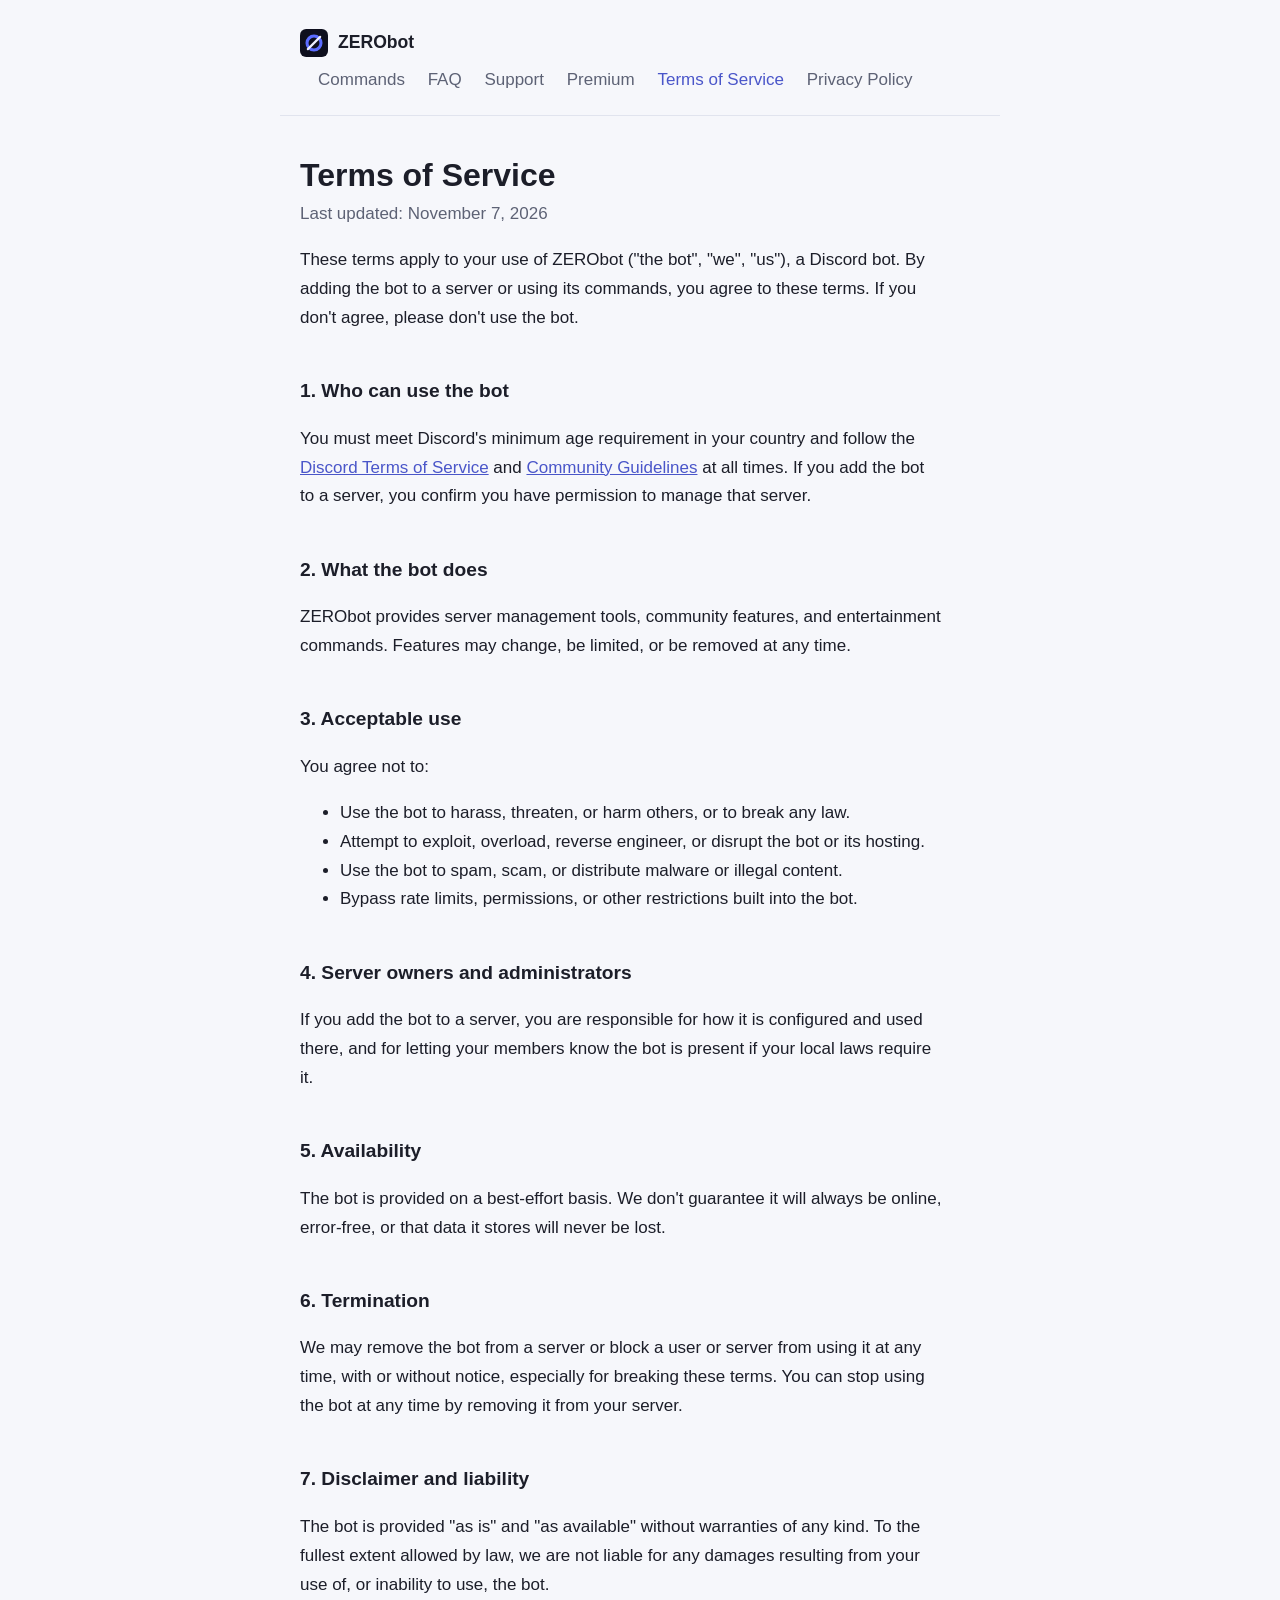
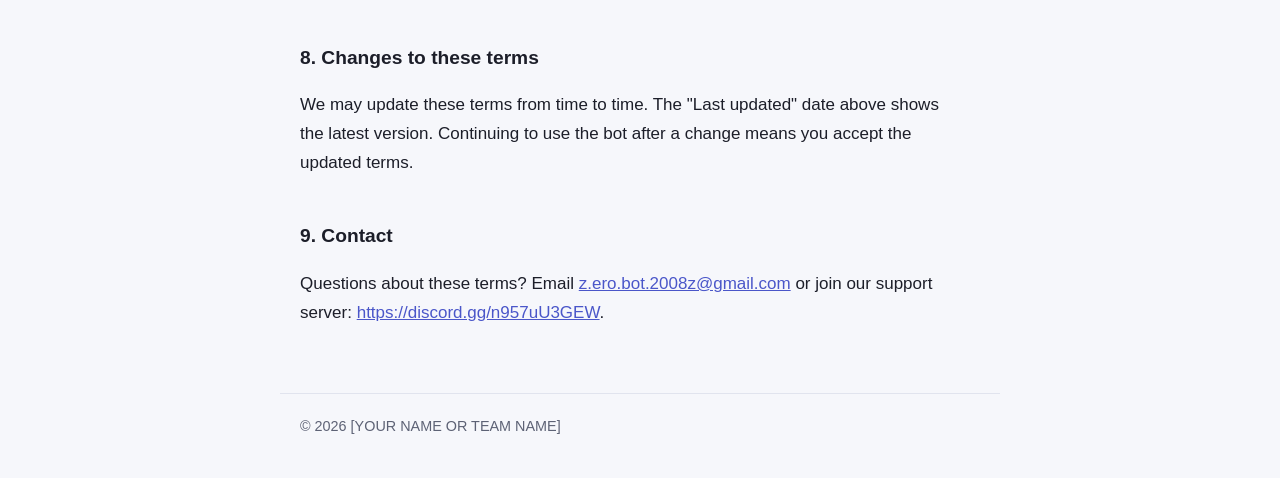
<file: terms.html>
<!DOCTYPE html>
<html lang="en">
<head>
  <meta charset="utf-8">
  <meta name="viewport" content="width=device-width, initial-scale=1">
  <title>Terms of Service – ZERObot</title>
  <link rel="icon" type="image/svg+xml" href="favicon.svg">
  <link rel="icon" type="image/png" sizes="32x32" href="favicon-32.png">
  <link rel="apple-touch-icon" href="apple-touch-icon.png">
  <link rel="stylesheet" href="style.css">
</head>
<body>
  <header>
    <a class="brand" href="index.html"><img src="favicon.svg" alt="" width="28" height="28">ZERObot</a>
    <nav>
      <a href="commands.html">Commands</a>
      <a href="faq.html">FAQ</a>
      <a href="support.html">Support</a>
      <a href="premium.html">Premium</a>
      <a href="terms.html" aria-current="page">Terms of Service</a>
      <a href="privacy.html">Privacy Policy</a>
    </nav>
  </header>

  <main>
    <h1>Terms of Service</h1>
    <p class="updated">Last updated: November 7, 2026</p>

    <p>These terms apply to your use of ZERObot ("the bot", "we", "us"), a Discord bot. By adding the bot to a server or using its commands, you agree to these terms. If you don't agree, please don't use the bot.</p>

    <h2>1. Who can use the bot</h2>
    <p>You must meet Discord's minimum age requirement in your country and follow the <a href="https://discord.com/terms">Discord Terms of Service</a> and <a href="https://discord.com/guidelines">Community Guidelines</a> at all times. If you add the bot to a server, you confirm you have permission to manage that server.</p>

    <h2>2. What the bot does</h2>
    <p>ZERObot provides server management tools, community features, and entertainment commands. Features may change, be limited, or be removed at any time.</p>

    <h2>3. Acceptable use</h2>
    <p>You agree not to:</p>
    <ul>
      <li>Use the bot to harass, threaten, or harm others, or to break any law.</li>
      <li>Attempt to exploit, overload, reverse engineer, or disrupt the bot or its hosting.</li>
      <li>Use the bot to spam, scam, or distribute malware or illegal content.</li>
      <li>Bypass rate limits, permissions, or other restrictions built into the bot.</li>
    </ul>

    <h2>4. Server owners and administrators</h2>
    <p>If you add the bot to a server, you are responsible for how it is configured and used there, and for letting your members know the bot is present if your local laws require it.</p>

    <h2>5. Availability</h2>
    <p>The bot is provided on a best-effort basis. We don't guarantee it will always be online, error-free, or that data it stores will never be lost.</p>

    <h2>6. Termination</h2>
    <p>We may remove the bot from a server or block a user or server from using it at any time, with or without notice, especially for breaking these terms. You can stop using the bot at any time by removing it from your server.</p>

    <h2>7. Disclaimer and liability</h2>
    <p>The bot is provided "as is" and "as available" without warranties of any kind. To the fullest extent allowed by law, we are not liable for any damages resulting from your use of, or inability to use, the bot.</p>

    <h2>8. Changes to these terms</h2>
    <p>We may update these terms from time to time. The "Last updated" date above shows the latest version. Continuing to use the bot after a change means you accept the updated terms.</p>

    <h2>9. Contact</h2>
    <p>Questions about these terms? Email <a href="mailto:z.ero.bot.2008z@gmail.com">z.ero.bot.2008z@gmail.com</a> or join our support server: <a href="https://discord.gg/n957uU3GEW">https://discord.gg/n957uU3GEW</a>.</p>
  </main>

  <footer>
    &copy; 2026 [YOUR NAME OR TEAM NAME]
  </footer>
</body>
</html>
</file>
<file: home.css>
:root {
  --bg: #0e0f1d;
  --bg-2: #15172b;
  --card: #1b1e36;
  --line: #2a2e4d;
  --text: #eef0ff;
  --muted: #a4a9cc;
  --accent: #5b6cff;
  --accent-2: #8f9aff;
  --ok: #3ddc97;
  color-scheme: dark;
}

* { box-sizing: border-box; }

html { scroll-behavior: smooth; }

body {
  margin: 0;
  background: var(--bg);
  color: var(--text);
  font: 17px/1.65 -apple-system, "Segoe UI", Roboto, Helvetica, Arial, sans-serif;
}

a { color: var(--accent-2); }
a:focus-visible, .btn:focus-visible { outline: 2px solid var(--accent-2); outline-offset: 3px; }

.wrap { max-width: none; margin: 0 auto; padding: 0 clamp(22px, 4vw, 72px); }

/* Top bar */
.topbar { border-bottom: 1px solid var(--line); background: rgba(14, 15, 29, 0.9); position: sticky; top: 0; z-index: 10; backdrop-filter: blur(8px); }
.topbar .wrap { display: flex; align-items: center; justify-content: space-between; gap: 16px; min-height: 66px; }
.logo { display: flex; align-items: center; gap: 10px; font-weight: 800; font-size: 1.25rem; color: var(--text); text-decoration: none; letter-spacing: 0.02em; }
.logo-mark { width: 30px; height: 30px; display: block; }
.topbar nav { display: flex; align-items: center; gap: 22px; }
.topbar nav a { color: var(--muted); text-decoration: none; font-size: 0.97rem; }
.topbar nav a:hover { color: var(--text); }
.topbar nav a.btn { color: #fff; }

/* Buttons */
.btn { display: inline-block; padding: 12px 24px; border-radius: 10px; background: var(--accent); color: #fff; font-weight: 700; text-decoration: none; border: 1px solid transparent; }
.btn:hover { background: #7080ff; }
.btn.small { padding: 8px 16px; font-size: 0.95rem; }
.btn.ghost { background: transparent; border-color: var(--line); color: var(--text); }
.btn.ghost:hover { border-color: var(--accent-2); background: transparent; }

/* Hero */
.hero { padding: 56px 0 24px; background: radial-gradient(900px 400px at 75% 0%, rgba(91, 108, 255, 0.22), transparent 70%); }
.hero .wrap { display: grid; grid-template-columns: 1.05fr 0.95fr; gap: 48px; align-items: center; }
.hero h1 { font-size: clamp(2.3rem, 5vw, 3.6rem); line-height: 1.08; margin: 0 0 18px; letter-spacing: -0.02em; }
.hero p.lead { font-size: 1.15rem; color: var(--muted); max-width: 34em; margin: 0 0 30px; }
.hero .actions { display: flex; flex-wrap: wrap; gap: 12px; }
.hero .note { margin-top: 16px; color: var(--muted); font-size: 0.9rem; }

/* Fake Discord chat */
.chat { background: var(--bg-2); border: 1px solid var(--line); border-radius: 14px; padding: 18px; box-shadow: 0 20px 50px rgba(0, 0, 0, 0.35); }
.msg { display: flex; gap: 12px; margin-bottom: 16px; }
.msg:last-child { margin-bottom: 0; }
.avatar { flex: none; width: 38px; height: 38px; border-radius: 50%; background: #3b4070; display: grid; place-items: center; font-weight: 700; font-size: 0.9rem; }
.avatar.bot { background: var(--accent); }
.who { font-weight: 700; font-size: 0.95rem; }
.tag { display: inline-block; background: var(--accent); color: #fff; font-size: 0.65rem; font-weight: 700; padding: 1px 6px; border-radius: 4px; margin-left: 6px; vertical-align: 2px; }
.said { color: var(--muted); font-size: 0.95rem; margin: 2px 0 0; }
.said code { color: var(--accent-2); }
.embed { margin-top: 8px; border-left: 4px solid var(--accent); background: var(--card); border-radius: 6px; padding: 12px 14px; font-size: 0.93rem; }
.embed strong { display: block; margin-bottom: 4px; }
.embed ul { margin: 0; padding-left: 18px; color: var(--muted); }

/* Sections */
section { padding: 56px 0; }
.hero + section { padding-top: 32px; }
section.alt { background: var(--bg-2); border-top: 1px solid var(--line); border-bottom: 1px solid var(--line); }
h2 { font-size: clamp(1.7rem, 3.4vw, 2.3rem); line-height: 1.2; margin: 0 0 12px; letter-spacing: -0.01em; }
.sub { color: var(--muted); max-width: 40em; margin: 0 0 36px; }

.grid { display: grid; grid-template-columns: repeat(3, 1fr); gap: 20px; }
.card { background: var(--card); border: 1px solid var(--line); border-radius: 14px; padding: 24px; }
.card h3 { margin: 0 0 8px; font-size: 1.15rem; }
.card p { margin: 0; color: var(--muted); font-size: 0.97rem; }

.split { display: grid; grid-template-columns: 1fr 1fr; gap: 48px; align-items: center; }
.split ul { padding-left: 20px; color: var(--muted); }
.split li { margin-bottom: 6px; }
.panel { background: var(--bg); border: 1px solid var(--line); border-radius: 14px; padding: 22px; }
.row { display: flex; justify-content: space-between; align-items: center; padding: 10px 0; border-bottom: 1px solid var(--line); font-size: 0.95rem; }
.row:last-child { border-bottom: 0; }
.on { color: var(--ok); font-weight: 700; }

/* CTA */
.cta { text-align: center; }
.cta p { color: var(--muted); margin: 0 auto 28px; max-width: 34em; }

/* Footer */
footer { border-top: 1px solid var(--line); padding: 34px 0 44px; color: var(--muted); font-size: 0.93rem; }
footer .wrap { display: flex; flex-wrap: wrap; gap: 16px 32px; justify-content: space-between; }
footer nav a { color: var(--muted); margin-right: 20px; }
footer nav a:hover { color: var(--text); }

@media (max-width: 860px) {
  .hero .wrap, .split { grid-template-columns: 1fr; }
  .grid { grid-template-columns: 1fr; }
  .topbar nav a:not(.btn) { display: none; }
  .hero { padding-top: 40px; }
  section { padding: 44px 0; }
}

/* ---- Added: inner pages, commands, FAQ, feature sections ---- */
code { background: var(--card); border: 1px solid var(--line); border-radius: 4px; padding: 1px 6px; font-size: 0.9em; color: var(--accent-2); }

.topbar nav a[aria-current="page"] { color: var(--text); }

.page-head { padding: 64px 0 8px; background: radial-gradient(800px 300px at 80% 0%, rgba(91, 108, 255, 0.18), transparent 70%); }
.page-head h1 { font-size: clamp(2rem, 4.5vw, 3rem); line-height: 1.1; margin: 0 0 10px; letter-spacing: -0.02em; }
.page-head p { color: var(--muted); max-width: 40em; margin: 0; }

.page-body { padding: 36px 0 72px; }
.page-body h2 { margin-top: 2em; }
.page-body h2:first-child { margin-top: 0; }

.table-wrap { overflow-x: auto; border: 1px solid var(--line); border-radius: 12px; background: var(--card); }
table.cmds { width: 100%; border-collapse: collapse; min-width: 560px; }
table.cmds th, table.cmds td { text-align: left; padding: 12px 16px; border-bottom: 1px solid var(--line); vertical-align: top; font-size: 0.97rem; }
table.cmds tr:last-child td { border-bottom: 0; }
table.cmds th { color: var(--muted); font-weight: 600; font-size: 0.85rem; text-transform: uppercase; letter-spacing: 0.04em; }
table.cmds td:nth-child(2) { color: var(--muted); }
table.cmds td:nth-child(3) { white-space: nowrap; color: var(--muted); font-size: 0.9rem; }

details.faq { background: var(--card); border: 1px solid var(--line); border-radius: 12px; padding: 4px 20px; margin-bottom: 12px; }
details.faq summary { cursor: pointer; font-weight: 600; padding: 14px 0; list-style-position: outside; }
details.faq summary:focus-visible { outline: 2px solid var(--accent-2); outline-offset: 4px; }
details.faq[open] summary { border-bottom: 1px solid var(--line); margin-bottom: 12px; }
details.faq p, details.faq ul { color: var(--muted); margin: 0 0 14px; }

.contact-grid { display: grid; grid-template-columns: repeat(2, 1fr); gap: 20px; margin-bottom: 8px; }
.contact-grid .card a { font-weight: 600; }

.chips { display: flex; flex-wrap: wrap; gap: 8px; margin-top: 16px; }
.chip { background: var(--bg); border: 1px solid var(--line); border-radius: 999px; padding: 4px 12px; font-size: 0.88rem; color: var(--accent-2); }

.split.reverse > :first-child { order: 2; }
.feature-list { list-style: none; padding: 0; margin: 0 0 8px; color: var(--muted); }
.feature-list li { padding-left: 26px; position: relative; margin-bottom: 8px; }
.feature-list li::before { content: ""; position: absolute; left: 4px; top: 0.7em; width: 8px; height: 8px; border-radius: 50%; background: var(--accent); }
.eyebrow { color: var(--accent-2); font-weight: 700; font-size: 0.85rem; text-transform: uppercase; letter-spacing: 0.08em; margin: 0 0 8px; }

footer nav { display: flex; flex-wrap: wrap; gap: 8px 20px; }
footer nav a { margin-right: 0; }

@media (max-width: 860px) {
  .contact-grid { grid-template-columns: 1fr; }
  .split.reverse > :first-child { order: 0; }
}

.badge { display: inline-block; background: rgba(91, 108, 255, 0.18); color: var(--accent-2); border: 1px solid var(--accent); border-radius: 999px; padding: 3px 14px; font-size: 0.85rem; font-weight: 700; letter-spacing: 0.04em; margin-bottom: 14px; }
</file>
<file: style.css>
:root {
  --bg: #f6f7fb;
  --surface: #ffffff;
  --text: #1c1e29;
  --muted: #5d6275;
  --line: #e1e4ee;
  --accent: #4a56c9;
  color-scheme: light dark;
}

@media (prefers-color-scheme: dark) {
  :root {
    --bg: #14151c;
    --surface: #1c1e29;
    --text: #eceef6;
    --muted: #a0a5ba;
    --line: #2d3040;
    --accent: #8d97ff;
  }
}

* { box-sizing: border-box; }

body {
  margin: 0;
  background: var(--bg);
  color: var(--text);
  font: 17px/1.7 -apple-system, "Segoe UI", Roboto, Helvetica, Arial, sans-serif;
}

header, main, footer {
  max-width: 720px;
  margin: 0 auto;
  padding-left: 20px;
  padding-right: 20px;
}

header {
  display: flex;
  flex-wrap: wrap;
  gap: 8px 24px;
  align-items: baseline;
  justify-content: space-between;
  padding-top: 28px;
  padding-bottom: 20px;
  border-bottom: 1px solid var(--line);
}

.brand { display: inline-flex; align-items: center; gap: 10px; font-weight: 700; font-size: 1.1rem; color: var(--text); text-decoration: none; }
.brand img { display: block; }

nav a { color: var(--muted); text-decoration: none; margin-left: 18px; }
nav a:hover, nav a[aria-current="page"] { color: var(--accent); }

main { padding-top: 40px; padding-bottom: 48px; }

h1 { font-size: 2rem; line-height: 1.2; margin: 0 0 6px; }
h2 { font-size: 1.2rem; margin: 2.2em 0 0.4em; }
p, li { max-width: 68ch; }
.updated { color: var(--muted); margin-top: 0; }
a { color: var(--accent); }
a:focus-visible { outline: 2px solid var(--accent); outline-offset: 3px; }

.links { display: grid; gap: 12px; margin-top: 28px; }
.links a {
  display: block;
  padding: 16px 18px;
  background: var(--surface);
  border: 1px solid var(--line);
  border-radius: 10px;
  text-decoration: none;
  color: var(--text);
}
.links a:hover { border-color: var(--accent); }
.links span { display: block; color: var(--muted); font-size: 0.95rem; }

footer {
  padding-top: 20px;
  padding-bottom: 40px;
  border-top: 1px solid var(--line);
  color: var(--muted);
  font-size: 0.9rem;
}

.lead { font-size: 1.2rem; color: var(--muted); }

.actions { display: flex; flex-wrap: wrap; gap: 12px; margin: 28px 0 8px; }

.button {
  display: inline-block;
  padding: 12px 22px;
  border-radius: 8px;
  background: var(--accent);
  color: #fff;
  font-weight: 600;
  text-decoration: none;
}
.button:hover { filter: brightness(1.1); }
.button:focus-visible { outline: 2px solid var(--text); outline-offset: 3px; }
.button.secondary {
  background: transparent;
  color: var(--text);
  border: 1px solid var(--line);
}
.button.secondary:hover { border-color: var(--accent); filter: none; }

code {
  background: var(--surface);
  border: 1px solid var(--line);
  border-radius: 4px;
  padding: 1px 6px;
  font-size: 0.9em;
}
</file>
